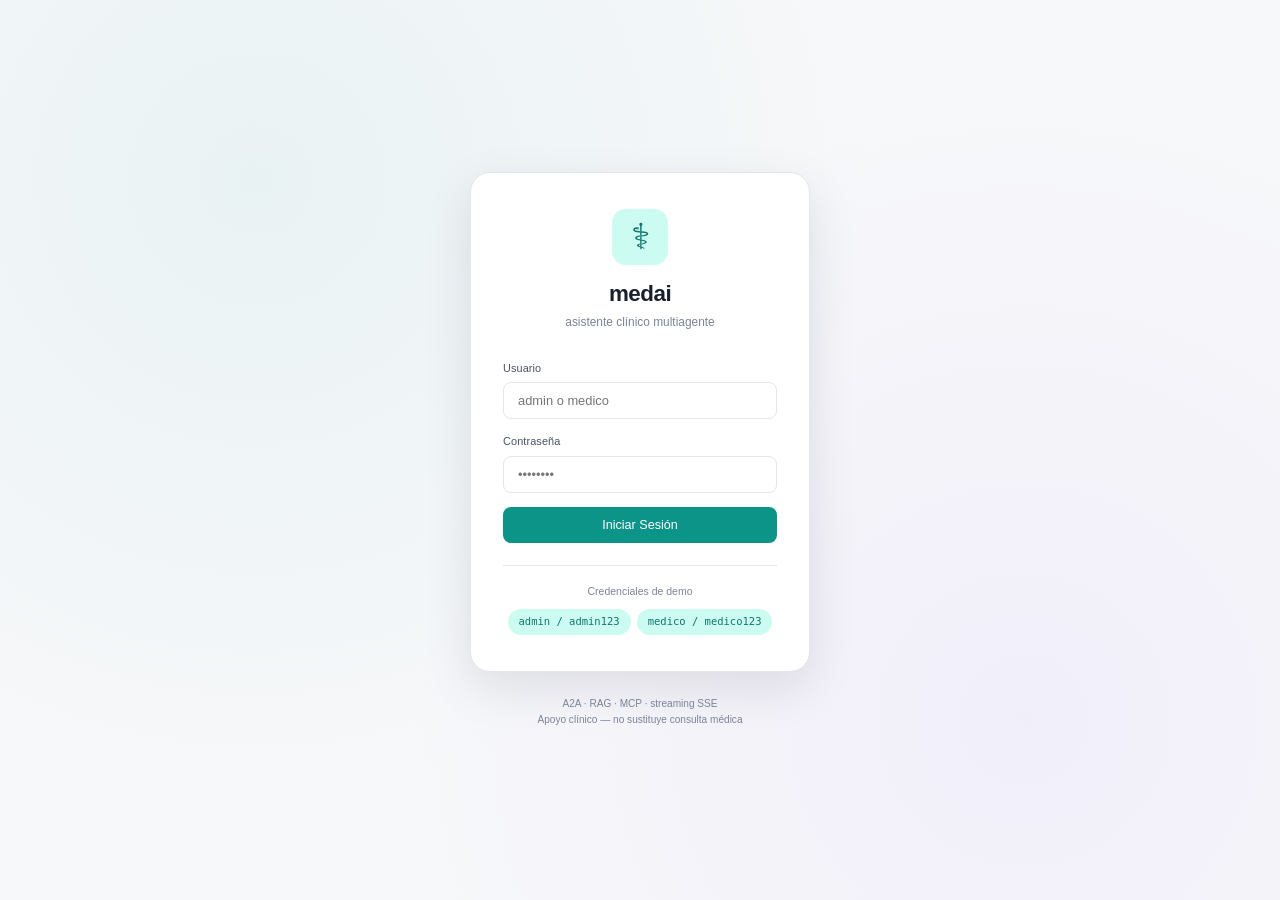
<file: frontend/index.html>
<!DOCTYPE html>
<html lang="es">
<head>
  <meta charset="UTF-8" />
  <meta name="viewport" content="width=device-width, initial-scale=1.0" />
  <title>MedAI — Analizador Inteligente de Diagnósticos</title>
  <link rel="stylesheet" href="style.css" />
</head>
<body class="login-page">

  <div class="login-container">
    <div class="login-card">
      <div class="login-logo">
        <span class="logo-icon">⚕</span>
        <h1>medai</h1>
        <p class="logo-tagline">asistente clínico multiagente</p>
      </div>

      <form id="loginForm" class="login-form">
        <div class="form-group">
          <label for="username">Usuario</label>
          <input type="text" id="username" placeholder="admin o medico" autocomplete="username" />
        </div>
        <div class="form-group">
          <label for="password">Contraseña</label>
          <input type="password" id="password" placeholder="••••••••" autocomplete="current-password" />
        </div>
        <button type="submit" id="loginBtn" class="btn btn-primary btn-full">
          Iniciar Sesión
        </button>
        <p id="loginError" class="error-msg hidden"></p>
      </form>

      <div class="demo-credentials">
        <p class="demo-title">Credenciales de demo</p>
        <div class="credential-pills">
          <span class="pill" onclick="fillCredentials('admin','admin123')">admin / admin123</span>
          <span class="pill" onclick="fillCredentials('medico','medico123')">medico / medico123</span>
        </div>
      </div>
    </div>

    <p class="login-footer">
      A2A · RAG · MCP · streaming SSE<br/>
      Apoyo clínico — no sustituye consulta médica
    </p>
  </div>

  <script>
    const API = "http://localhost:8080";

    function fillCredentials(u, p) {
      document.getElementById("username").value = u;
      document.getElementById("password").value = p;
    }

    document.getElementById("loginForm").addEventListener("submit", async (e) => {
      e.preventDefault();
      const btn = document.getElementById("loginBtn");
      const err = document.getElementById("loginError");
      btn.textContent = "Ingresando...";
      btn.disabled = true;
      err.classList.add("hidden");

      const username = document.getElementById("username").value.trim();
      const password = document.getElementById("password").value.trim();

      try {
        const res = await fetch(`${API}/login`, {
          method: "POST",
          headers: { "Content-Type": "application/json" },
          body: JSON.stringify({ username, password }),
        });
        const data = await res.json();
        if (!res.ok) throw new Error(data.error || "Error de autenticación");

        localStorage.setItem("medai_token",   data.token);
        localStorage.setItem("medai_user",    data.usuario);
        localStorage.setItem("medai_nombre",  data.nombre);
        window.location.href = "dashboard.html";
      } catch (ex) {
        err.textContent = ex.message;
        err.classList.remove("hidden");
        btn.textContent = "Iniciar Sesión";
        btn.disabled = false;
      }
    });

    if (localStorage.getItem("medai_token")) {
      window.location.href = "dashboard.html";
    }
  </script>
</body>
</html>
</file>
<file: frontend/style.css>
/* ── MedAI · Tema claro médico-moderno ──────────────────────────────────────── */
:root {
  /* Paleta principal */
  --bg:           #f7f8fa;
  --surface:      #ffffff;
  --surface-2:    #f1f3f6;
  --surface-3:    #e8ebf0;
  --border:       #e3e6ec;
  --border-2:     #d3d7df;

  /* Texto */
  --text:         #1a1f2e;
  --text-2:       #4a5468;
  --text-3:       #7a8499;
  --text-mute:    #9aa3b5;

  /* Acentos */
  --teal:         #0d9488;
  --teal-bg:      #ccfbf1;
  --teal-dark:    #0f766e;
  --amber:        #d97706;
  --amber-bg:     #fef3c7;
  --violet:       #7c3aed;
  --violet-bg:    #ede9fe;
  --rose:         #e11d48;
  --rose-bg:      #ffe4e6;

  --green:        #16a34a;
  --red:          #dc2626;

  --radius:       14px;
  --radius-sm:    8px;
  --radius-lg:    20px;

  --shadow-sm:    0 1px 2px rgba(15, 23, 42, 0.04);
  --shadow:       0 4px 16px rgba(15, 23, 42, 0.06);
  --shadow-lg:    0 16px 48px rgba(15, 23, 42, 0.10);

  --font-sans:    'Inter', -apple-system, BlinkMacSystemFont, 'Segoe UI', Roboto, sans-serif;
  --font-mono:    'JetBrains Mono', 'SF Mono', Menlo, monospace;
}

* { box-sizing: border-box; margin: 0; padding: 0; }

html, body {
  font-family: var(--font-sans);
  background: var(--bg);
  color: var(--text);
  font-size: 14px;
  line-height: 1.5;
  -webkit-font-smoothing: antialiased;
  height: 100%;
}

button { font-family: inherit; cursor: pointer; }
input, textarea { font-family: inherit; }

/* ─── LOGIN ──────────────────────────────────────────────────────────────────── */
.login-page {
  display: flex;
  align-items: center;
  justify-content: center;
  min-height: 100vh;
  background:
    radial-gradient(circle at 20% 20%, rgba(13, 148, 136, 0.06), transparent 50%),
    radial-gradient(circle at 80% 80%, rgba(124, 58, 237, 0.05), transparent 50%),
    var(--bg);
}

.login-container {
  display: flex;
  flex-direction: column;
  align-items: center;
  gap: 24px;
  width: 100%;
  max-width: 380px;
  padding: 20px;
}

.login-card {
  background: var(--surface);
  border: 1px solid var(--border);
  border-radius: var(--radius-lg);
  padding: 36px 32px;
  width: 100%;
  box-shadow: var(--shadow-lg);
}

.login-logo {
  text-align: center;
  margin-bottom: 28px;
}
.logo-icon {
  font-size: 36px;
  display: inline-flex;
  align-items: center;
  justify-content: center;
  width: 56px; height: 56px;
  border-radius: 14px;
  background: var(--teal-bg);
  color: var(--teal-dark);
  margin-bottom: 12px;
}
.login-logo h1 {
  font-size: 1.6rem;
  color: var(--text);
  letter-spacing: -0.5px;
  font-weight: 700;
}
.logo-tagline {
  color: var(--text-3);
  font-size: 0.85rem;
  margin-top: 4px;
}

.login-form { display: flex; flex-direction: column; gap: 14px; }

.form-group { display: flex; flex-direction: column; gap: 6px; }
.form-group label {
  font-size: 0.78rem;
  color: var(--text-2);
  font-weight: 500;
  letter-spacing: 0.1px;
}
.form-group input {
  background: var(--surface);
  border: 1px solid var(--border);
  border-radius: var(--radius-sm);
  padding: 10px 14px;
  color: var(--text);
  font-size: 0.92rem;
  transition: border-color 0.15s, box-shadow 0.15s;
}
.form-group input:focus {
  outline: none;
  border-color: var(--teal);
  box-shadow: 0 0 0 3px rgba(13, 148, 136, 0.12);
}

.btn {
  padding: 10px 18px;
  border-radius: var(--radius-sm);
  border: 1px solid transparent;
  font-size: 0.9rem;
  font-weight: 500;
  transition: all 0.15s;
}
.btn-primary {
  background: var(--teal);
  color: white;
}
.btn-primary:hover:not(:disabled) { background: var(--teal-dark); }
.btn-primary:disabled { opacity: 0.6; cursor: not-allowed; }
.btn-full { width: 100%; }

.error-msg { color: var(--red); font-size: 0.82rem; }
.hidden { display: none !important; }

.demo-credentials {
  margin-top: 22px;
  padding-top: 18px;
  border-top: 1px solid var(--border);
  text-align: center;
}
.demo-title { font-size: 0.75rem; color: var(--text-3); margin-bottom: 10px; }
.credential-pills { display: flex; gap: 6px; justify-content: center; flex-wrap: wrap; }
.pill {
  background: var(--teal-bg);
  border: 1px solid transparent;
  color: var(--teal-dark);
  padding: 4px 10px;
  border-radius: 999px;
  font-size: 0.75rem;
  cursor: pointer;
  transition: background 0.15s;
  font-family: var(--font-mono);
}
.pill:hover { background: #99f6e4; }

.login-footer {
  color: var(--text-3);
  font-size: 0.72rem;
  text-align: center;
  line-height: 1.6;
}

/* ─── CHAT SHELL ─────────────────────────────────────────────────────────────── */
.chat-page { overflow: hidden; }
.app-shell {
  display: grid;
  grid-template-columns: 280px 1fr;
  height: 100vh;
  background: var(--bg);
}

/* ─── SIDEBAR ────────────────────────────────────────────────────────────────── */
.sidebar {
  background: var(--surface);
  border-right: 1px solid var(--border);
  display: flex;
  flex-direction: column;
  padding: 18px 14px;
  gap: 18px;
  overflow-y: auto;
}

.sidebar-brand {
  display: flex;
  align-items: center;
  gap: 10px;
  padding: 0 6px 14px;
  border-bottom: 1px solid var(--border);
}
.brand-icon {
  display: inline-flex;
  align-items: center;
  justify-content: center;
  width: 34px; height: 34px;
  border-radius: 10px;
  background: var(--teal-bg);
  color: var(--teal-dark);
  font-size: 18px;
}
.brand-name {
  font-weight: 700;
  font-size: 1.05rem;
  letter-spacing: -0.3px;
}
.brand-tag {
  font-size: 0.7rem;
  color: var(--text-3);
}

.new-chat-btn {
  display: flex;
  align-items: center;
  gap: 8px;
  padding: 9px 12px;
  background: var(--teal);
  color: white;
  border: none;
  border-radius: var(--radius-sm);
  font-size: 0.85rem;
  font-weight: 500;
  transition: background 0.15s;
}
.new-chat-btn:hover { background: var(--teal-dark); }
.new-chat-btn span { font-size: 1.1rem; line-height: 1; }

.sidebar-section { display: flex; flex-direction: column; gap: 8px; }
.sidebar-section-title {
  font-size: 0.7rem;
  text-transform: uppercase;
  letter-spacing: 0.6px;
  color: var(--text-3);
  font-weight: 600;
  padding: 0 6px;
}

.sidebar-tool { font-size: 0.85rem; }
.sidebar-tool summary {
  padding: 7px 8px;
  border-radius: 6px;
  cursor: pointer;
  color: var(--text-2);
  user-select: none;
  list-style: none;
}
.sidebar-tool summary::-webkit-details-marker { display: none; }
.sidebar-tool summary:hover { background: var(--surface-2); }
.sidebar-tool[open] summary { color: var(--text); font-weight: 500; }
.tool-body {
  padding: 10px 8px;
  display: flex;
  flex-direction: column;
  gap: 8px;
}
.tool-body input {
  width: 100%;
  padding: 6px 10px;
  border: 1px solid var(--border);
  border-radius: 6px;
  font-size: 0.8rem;
  background: var(--surface);
}
.tool-body input:focus { outline: none; border-color: var(--teal); }
.tool-body button {
  padding: 5px 10px;
  background: var(--surface-2);
  border: 1px solid var(--border);
  border-radius: 6px;
  font-size: 0.78rem;
  color: var(--text-2);
  align-self: flex-start;
}
.tool-body button:hover { background: var(--surface-3); }

.tool-results { display: flex; flex-direction: column; gap: 6px; max-height: 240px; overflow-y: auto; }
.tool-result {
  padding: 7px 9px;
  background: var(--surface-2);
  border-radius: 6px;
  font-size: 0.75rem;
}
.tool-result-src {
  font-weight: 600;
  color: var(--text);
  margin-bottom: 3px;
  font-size: 0.72rem;
}
.tool-result-text { color: var(--text-2); line-height: 1.4; }
.tool-result-link {
  font-size: 0.7rem;
  color: var(--teal-dark);
  text-decoration: none;
  margin-top: 3px;
  display: inline-block;
}
.tool-result-link:hover { text-decoration: underline; }
.tool-loading { font-size: 0.78rem; color: var(--text-3); padding: 6px; }
.tool-loading.error, .tool-result.error { color: var(--red); }

.sidebar-footer {
  margin-top: auto;
  padding-top: 14px;
  border-top: 1px solid var(--border);
  display: flex;
  flex-direction: column;
  gap: 8px;
}
.user-info {
  font-size: 0.82rem;
  color: var(--text-2);
  padding: 0 6px;
}
.logout-btn {
  background: none;
  border: 1px solid var(--border);
  padding: 7px 10px;
  border-radius: 6px;
  font-size: 0.78rem;
  color: var(--text-2);
  transition: all 0.15s;
}
.logout-btn:hover { background: var(--surface-2); border-color: var(--border-2); color: var(--text); }

/* ─── CHAT MAIN ─────────────────────────────────────────────────────────────── */
.chat-main {
  display: flex;
  flex-direction: column;
  height: 100vh;
  background: var(--bg);
  min-width: 0;
}

.chat-header {
  display: flex;
  align-items: center;
  justify-content: space-between;
  padding: 14px 28px;
  background: var(--surface);
  border-bottom: 1px solid var(--border);
}
.chat-title {
  font-size: 0.95rem;
  font-weight: 600;
  letter-spacing: -0.2px;
}
.chat-disclaimer {
  font-size: 0.72rem;
  color: var(--amber);
  background: var(--amber-bg);
  padding: 4px 10px;
  border-radius: 999px;
  font-weight: 500;
}

/* ─── CONVERSATION ──────────────────────────────────────────────────────────── */
.conversation {
  flex: 1;
  overflow-y: auto;
  padding: 28px 0;
  scroll-behavior: smooth;
}

.empty-state {
  max-width: 640px;
  margin: 48px auto;
  text-align: center;
  padding: 0 24px;
}
.empty-icon {
  font-size: 48px;
  display: inline-flex;
  align-items: center;
  justify-content: center;
  width: 72px; height: 72px;
  border-radius: 18px;
  background: var(--teal-bg);
  margin-bottom: 16px;
}
.empty-state h2 {
  font-size: 1.5rem;
  font-weight: 600;
  letter-spacing: -0.4px;
  margin-bottom: 8px;
}
.empty-state p {
  color: var(--text-2);
  margin-bottom: 22px;
}
.agent-preview-list {
  list-style: none;
  text-align: left;
  background: var(--surface);
  border: 1px solid var(--border);
  border-radius: var(--radius);
  padding: 14px 18px;
  margin-bottom: 22px;
}
.agent-preview-list li {
  padding: 8px 0;
  font-size: 0.88rem;
  color: var(--text-2);
  display: flex;
  align-items: center;
  gap: 10px;
  border-bottom: 1px solid var(--border);
}
.agent-preview-list li:last-child { border-bottom: none; }
.agent-preview-list li strong { color: var(--text); margin-right: 4px; }
.ap-icon { font-size: 1.1rem; }

.example-prompts {
  display: flex;
  flex-wrap: wrap;
  gap: 8px;
  justify-content: center;
}
.example-btn {
  background: var(--surface);
  border: 1px solid var(--border);
  border-radius: 999px;
  padding: 6px 14px;
  font-size: 0.78rem;
  color: var(--text-2);
  transition: all 0.15s;
}
.example-btn:hover { border-color: var(--teal); color: var(--teal-dark); background: var(--teal-bg); }

/* ─── MESSAGES ──────────────────────────────────────────────────────────────── */
.msg {
  max-width: 820px;
  margin: 0 auto 18px;
  padding: 0 28px;
  display: flex;
  gap: 12px;
  animation: msg-in 0.3s ease-out;
}
@keyframes msg-in {
  from { opacity: 0; transform: translateY(6px); }
  to   { opacity: 1; transform: translateY(0); }
}

.msg-user {
  flex-direction: row-reverse;
}
.msg-user .msg-bubble {
  background: var(--teal);
  color: white;
  border-radius: var(--radius) var(--radius) 4px var(--radius);
  padding: 12px 16px;
  max-width: 70%;
}
.msg-user .msg-text { white-space: pre-wrap; word-wrap: break-word; font-size: 0.9rem; }

.msg-avatar {
  width: 32px; height: 32px;
  border-radius: 10px;
  background: var(--surface-3);
  display: inline-flex;
  align-items: center;
  justify-content: center;
  font-size: 16px;
  color: white;
  flex-shrink: 0;
  font-weight: 500;
}
.avatar-user {
  background: var(--text-2);
  font-size: 0.7rem;
}

.msg-agent .msg-bubble {
  background: var(--surface);
  border: 1px solid var(--border);
  border-radius: 4px var(--radius) var(--radius) var(--radius);
  padding: 14px 18px;
  flex: 1;
  min-width: 0;
  box-shadow: var(--shadow-sm);
}
.msg-author {
  font-size: 0.78rem;
  font-weight: 600;
  color: var(--text);
  margin-bottom: 8px;
  display: flex;
  align-items: center;
  gap: 6px;
}

/* Typing indicator */
.typing-indicator {
  display: inline-flex;
  gap: 4px;
  padding: 4px 0;
}
.typing-indicator span {
  width: 6px; height: 6px;
  border-radius: 50%;
  background: var(--text-mute);
  animation: typing 1.3s infinite ease-in-out;
}
.typing-indicator span:nth-child(2) { animation-delay: 0.15s; }
.typing-indicator span:nth-child(3) { animation-delay: 0.3s; }
@keyframes typing {
  0%, 60%, 100% { transform: scale(0.7); opacity: 0.5; }
  30% { transform: scale(1); opacity: 1; }
}

/* System message (RAG, errors) */
.msg-system {
  max-width: 820px;
  margin: 8px auto;
  padding: 0 28px;
}
.system-line {
  font-size: 0.78rem;
  color: var(--text-3);
  display: flex;
  align-items: center;
  gap: 8px;
  padding: 8px 14px;
  background: var(--surface-2);
  border-radius: 999px;
  width: fit-content;
  margin: 0 auto;
}
.system-line.error { color: var(--red); background: var(--rose-bg); }
.system-icon { font-size: 0.9rem; }

/* ─── AGENT CONTENT BLOCKS ──────────────────────────────────────────────────── */
.agent-error {
  color: var(--red);
  background: var(--rose-bg);
  padding: 8px 12px;
  border-radius: 8px;
  font-size: 0.85rem;
}
.agent-raw {
  background: var(--surface-2);
  padding: 10px;
  border-radius: 6px;
  font-family: var(--font-mono);
  font-size: 0.78rem;
  white-space: pre-wrap;
  overflow-x: auto;
}

.tag {
  display: inline-block;
  padding: 2px 9px;
  border-radius: 999px;
  font-size: 0.7rem;
  font-weight: 600;
  letter-spacing: 0.2px;
  margin-right: 5px;
  margin-bottom: 4px;
}
.tag-ok      { background: #dcfce7; color: #166534; }
.tag-warning { background: var(--amber-bg); color: var(--amber); }
.tag-critical{ background: var(--rose-bg);  color: var(--rose); }
.tag-muted   { background: var(--surface-2); color: var(--text-2); }
.sev-critica { background: var(--rose-bg);  color: var(--rose); }
.sev-alta    { background: var(--amber-bg); color: var(--amber); }
.sev-media   { background: #fef9c3; color: #854d0e; }
.sev-baja    { background: #dcfce7; color: #166534; }

.bar-line { margin: 8px 0 10px; }
.bar-label {
  font-size: 0.72rem;
  color: var(--text-2);
  margin-bottom: 4px;
}
.bar {
  height: 5px;
  background: var(--surface-2);
  border-radius: 999px;
  overflow: hidden;
}
.bar-fill {
  height: 100%;
  background: linear-gradient(90deg, var(--teal), var(--amber), var(--rose));
  transition: width 0.5s ease;
}

.block-title {
  font-size: 0.75rem;
  font-weight: 600;
  text-transform: uppercase;
  letter-spacing: 0.4px;
  color: var(--text-3);
  margin: 14px 0 6px;
}
.block-title.alarm { color: var(--rose); }

.block-item {
  padding: 10px 12px;
  background: var(--surface-2);
  border-radius: 8px;
  margin-bottom: 6px;
}
.block-head {
  display: flex;
  align-items: center;
  flex-wrap: wrap;
  gap: 4px 6px;
  margin-bottom: 4px;
  font-size: 0.85rem;
}
.block-line {
  font-size: 0.82rem;
  color: var(--text-2);
  margin-top: 3px;
  line-height: 1.5;
}
.block-line.accent { color: var(--teal-dark); font-weight: 500; }
.block-line.muted { color: var(--text-3); }
.block-line.alarm { color: var(--rose); font-weight: 500; }
.block-meta { font-size: 0.72rem; color: var(--text-3); margin-left: auto; }

.block-text {
  font-size: 0.88rem;
  color: var(--text-2);
  line-height: 1.6;
  margin: 6px 0 10px;
}
.block-text.big {
  font-size: 0.95rem;
  color: var(--text);
  line-height: 1.65;
}

.block-list {
  padding-left: 18px;
  margin: 6px 0 10px;
}
.block-list li {
  font-size: 0.85rem;
  color: var(--text-2);
  margin: 4px 0;
  line-height: 1.5;
}

.kv-row {
  display: flex;
  padding: 5px 0;
  border-bottom: 1px solid var(--border);
  font-size: 0.83rem;
}
.kv-row:last-child { border-bottom: none; }
.kv-key {
  flex: 0 0 130px;
  color: var(--text-3);
  font-weight: 500;
}
.kv-val { color: var(--text); flex: 1; }

.cie10 {
  font-family: var(--font-mono);
  font-size: 0.72rem;
  background: var(--surface-2);
  padding: 1px 6px;
  border-radius: 4px;
  color: var(--text-3);
}

.verdict {
  margin-top: 14px;
  padding: 12px 14px;
  background: var(--teal-bg);
  color: var(--teal-dark);
  border-radius: 8px;
  border-left: 3px solid var(--teal);
  font-size: 0.88rem;
  font-style: italic;
}

/* ─── COMPOSER ──────────────────────────────────────────────────────────────── */
.composer-area {
  padding: 14px 28px 18px;
  background: var(--bg);
  border-top: 1px solid var(--border);
}
.composer {
  max-width: 820px;
  margin: 0 auto;
  background: var(--surface);
  border: 1px solid var(--border);
  border-radius: var(--radius);
  padding: 10px 12px;
  transition: border-color 0.15s, box-shadow 0.15s;
}
.composer:focus-within {
  border-color: var(--teal);
  box-shadow: 0 0 0 3px rgba(13, 148, 136, 0.10);
}
.composer textarea {
  width: 100%;
  border: none;
  background: transparent;
  resize: none;
  outline: none;
  font-size: 0.92rem;
  color: var(--text);
  line-height: 1.5;
  padding: 4px 0;
  font-family: inherit;
}
.composer textarea::placeholder { color: var(--text-3); }

.composer-actions {
  display: flex;
  align-items: center;
  gap: 8px;
  padding-top: 6px;
  border-top: 1px solid var(--border);
  margin-top: 6px;
}
.composer-attach {
  width: 32px; height: 32px;
  border-radius: 8px;
  display: inline-flex;
  align-items: center;
  justify-content: center;
  cursor: pointer;
  color: var(--text-3);
  font-size: 1.1rem;
  transition: background 0.15s, color 0.15s;
}
.composer-attach:hover { background: var(--surface-2); color: var(--text); }
.file-name-mini {
  font-size: 0.78rem;
  color: var(--text-3);
}
.composer-send {
  margin-left: auto;
  width: 32px; height: 32px;
  border-radius: 8px;
  border: none;
  background: var(--teal);
  color: white;
  display: inline-flex;
  align-items: center;
  justify-content: center;
  font-size: 1.05rem;
  transition: background 0.15s;
}
.composer-send:hover:not(:disabled) { background: var(--teal-dark); }
.composer-send:disabled { background: var(--text-mute); cursor: not-allowed; }
.send-arrow { display: inline-block; transform: rotate(0deg); }

.composer-hint {
  max-width: 820px;
  margin: 6px auto 0;
  text-align: center;
  font-size: 0.7rem;
  color: var(--text-3);
}

/* ─── RESPONSIVE ────────────────────────────────────────────────────────────── */
@media (max-width: 860px) {
  .app-shell { grid-template-columns: 1fr; }
  .sidebar { display: none; }
  .msg, .msg-system, .composer-hint { padding-left: 14px; padding-right: 14px; }
  .composer-area { padding-left: 14px; padding-right: 14px; }
}
</file>
